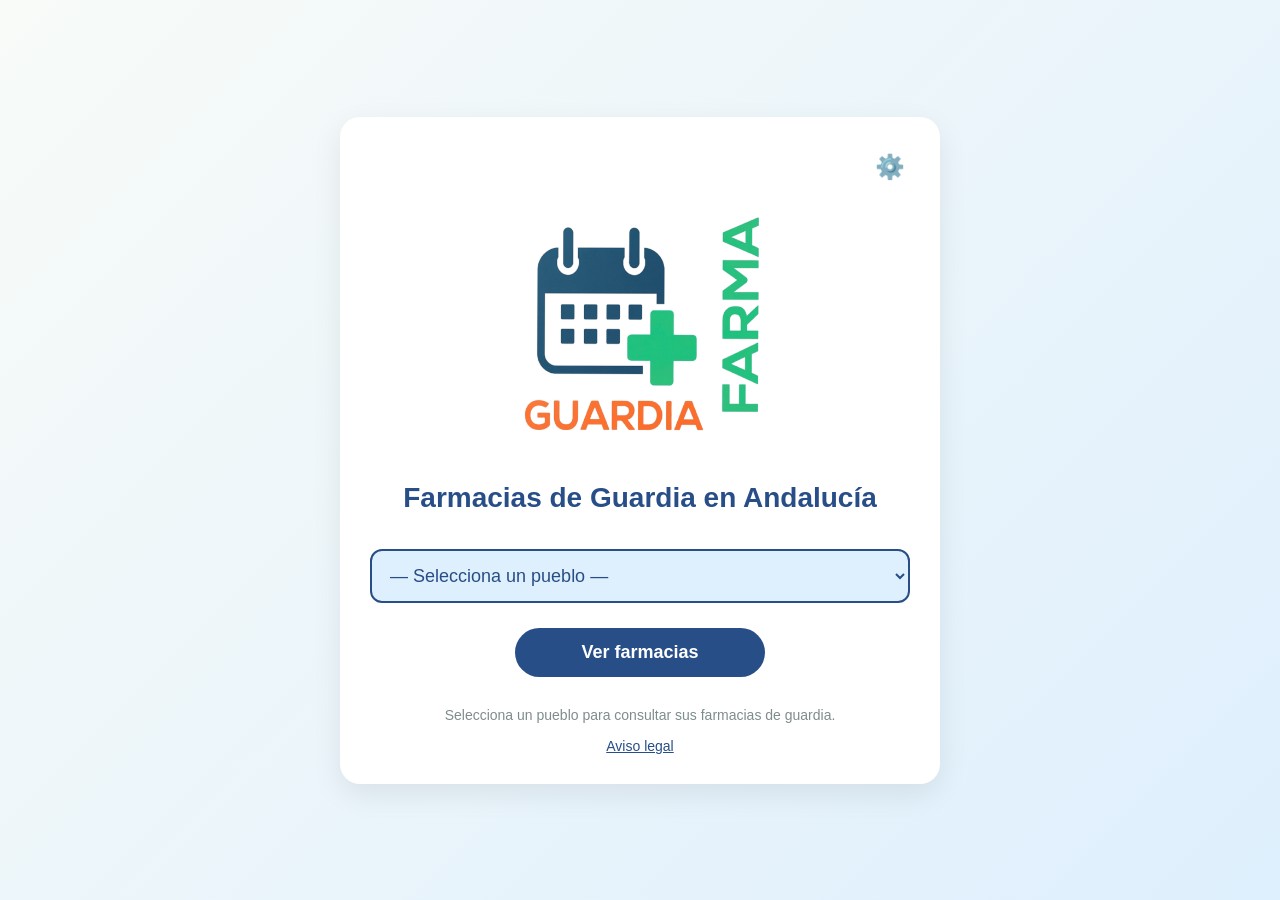
<file: index.html>
<!DOCTYPE html>
<html lang="es">
<head>
    <meta charset="UTF-8">
    <meta name="viewport" content="width=device-width, initial-scale=1.0">
    <title>GUARDIA FARMA - Farmacias de Guardia</title>

    <link rel="manifest" href="manifest.json">

    <!-- Metaetiquetas para iOS -->
    <meta name="apple-mobile-web-app-capable" content="yes">
    <meta name="apple-mobile-web-app-title" content="GUARDIA FARMA">
    <meta name="apple-mobile-web-app-status-bar-style" content="default">

    <!-- Iconos -->
    <link rel="apple-touch-icon" href="logo-512.png">
    <link rel="icon" type="image/png" sizes="192x192" href="logo.png">
    <link rel="icon" type="image/png" sizes="32x32" href="logo.png">

    <style>
        * {
            margin: 0;
            padding: 0;
            box-sizing: border-box;
            font-family: 'Segoe UI', Tahoma, Geneva, Verdana, sans-serif;
        }
        body {
            background: linear-gradient(135deg, #f8fbf8 0%, #deeffd 100%);
            color: #2c3e50;
            display: flex;
            flex-direction: column;
            align-items: center;
            justify-content: center;
            min-height: 100vh;
            padding: 20px;
            text-align: center;
        }
        .container {
            max-width: 600px;
            background: white;
            border-radius: 20px;
            box-shadow: 0 10px 30px rgba(0, 0, 0, 0.08);
            padding: 30px;
            width: 90%;
            position: relative;
        }

        /* Botón de ajustes en index.html */
        .settings-btn-index {
            position: absolute;
            top: 20px;
            right: 20px;
            background: none;
            border: none;
            font-size: 24px;
            color: #284e88;
            width: 40px;
            height: 40px;
            border-radius: 50%;
            display: flex;
            align-items: center;
            justify-content: center;
            transition: background 0.2s;
            z-index: 10;
        }

        .settings-btn-index:hover {
            background: rgba(40, 78, 136, 0.1);
        }

        /* Logo PWA responsive - MÁS GRANDE */
        .logo-pwa {
            max-width: 280px;
            height: auto;
            width: 70%;
            margin: 30px auto 25px;
            display: block;
        }

        @media (max-width: 600px) {
            .logo-pwa {
                max-width: 220px;
                width: 80%;
            }
        }

        @media (max-height: 600px) and (max-width: 400px) {
            .logo-pwa {
                max-width: 160px;
                margin-top: 20px;
            }
        }
        h1 {
            font-size: 28px;
            margin-bottom: 20px;
            color: #284e88;
        }
        select {
            width: 100%;
            padding: 14px;
            margin: 15px 0;
            border: 2px solid #284e88;
            border-radius: 12px;
            font-size: 18px;
            background: #deeffd;
            color: #284e88;
            cursor: pointer;
        }
        button {
            background: #284e88;
            color: white;
            border: none;
            padding: 14px 30px;
            border-radius: 30px;
            font-size: 18px;
            font-weight: 600;
            cursor: pointer;
            width: 100%;
            max-width: 250px;
            margin-top: 10px;
            transition: background 0.2s;
        }
        button:hover {
            background: #1e3a66;
        }
        .footer {
            margin-top: 30px;
            font-size: 14px;
            color: #7f8c8d;
        }

        /* === Estilos del modal de ajustes === */
        .modal-overlay {
            position: fixed;
            top: 0;
            left: 0;
            width: 100%;
            height: 100%;
            background: rgba(0, 0, 0, 0.5);
            z-index: 999;
        }

        .modal {
            position: fixed;
            top: 0;
            left: 0;
            width: 100%;
            height: 100%;
            display: flex;
            align-items: center;
            justify-content: center;
            z-index: 1000;
        }

        .modal-content {
            background: white;
            padding: 25px;
            border-radius: 16px;
            width: 90%;
            max-width: 400px;
            text-align: center;
            box-shadow: 0 10px 30px rgba(0, 0, 0, 0.2);
            position: relative;
            z-index: 1001;
        }

        .modal-btn {
            display: block;
            width: 100%;
            padding: 14px;
            margin: 10px 0;
            border: none;
            border-radius: 10px;
            background: #deeffd;
            color: #284e88;
            font-weight: 600;
            cursor: pointer;
            text-align: left;
            transition: background 0.2s;
        }

.legal-link {
    margin-top: 15px;
    font-size: 14px;
    color: #284e88;
}

.legal-link a {
    color: #284e88;
    text-decoration: underline;
}

        .modal-btn:hover {
            background: #c5e1f7;
        }

        .close-btn {
            background: #f8f9fa;
            color: #6c757d;
        }

        .close-btn:hover {
            background: #e9ecef;
        }

        .modal-info {
            text-align: center;
            margin: 15px 0;
            color: #666;
            font-size: 14px;
            line-height: 1.6;
        }

        .modal-info p {
            margin: 6px 0;
        }

        .info-strong {
            font-weight: bold;
            color: #2c3e50;
        }

        .hidden {
            display: none !important;
        }
    </style>
</head>
<body>
    <div class="container">
        <!-- Botón de ajustes (engranaje) -->
        <button id="settings-btn" class="settings-btn-index" aria-label="Ajustes">
            ⚙️
        </button>

        <img src="logo.png" alt="GUARDIA FARMA Logo" class="logo-pwa">
        <h1>Farmacias de Guardia en Andalucía</h1>

        <select id="pueblo-select">
            <option value="">— Selecciona un pueblo —</option>
            <optgroup label="Sevilla">
                <option value="andalucia/sevilla/lascabezas.html">Las Cabezas de San Juan</option>
                <option value="andalucia/sevilla/lebrija.html">Lebrija</option>
                <option value="andalucia/sevilla/elcuervo.html">El Cuervo</option>
            </optgroup>
            <optgroup label="Cádiz">
                <option value="andalucia/cadiz/trebujena.html">Trebujena</option>
            </optgroup>
        </select>

        <button id="ir-btn" disabled>Ver farmacias</button>

	<p class="footer">
    Selecciona un pueblo para consultar sus farmacias de guardia.
</p>
<p class="legal-link">
    <a href="aviso-legal.html">Aviso legal</a>
</p>

    </div>

    <!-- Modal de ajustes -->
    <div id="modal-overlay" class="modal-overlay hidden"></div>
    <div id="settings-modal" class="modal hidden">
        <div class="modal-content">
            <h3>Ajustes</h3>
            <button id="install-guide-btn" class="modal-btn">
                ℹ️ Cómo instalar la app
            </button>
            <button id="share-app" class="modal-btn">
                📲 Compartir aplicación
            </button>
            <button id="contact-btn" class="modal-btn">
                📧 Contactar
            </button>
            <button id="donate-btn" class="modal-btn">
                ☕ Donar para apoyar el proyecto
            </button>
            <div class="modal-info">
                <p>Versión: <span class="info-strong">1.0</span></p>
                <p>Autor: <span class="info-strong">JTEJBAE ©</span></p>
            </div>
            <button id="close-settings" class="modal-btn close-btn">
                ✖️ Cerrar
            </button>
        </div>
    </div>

    <script>
        // === Navegación principal ===
        const select = document.getElementById('pueblo-select');
        const button = document.getElementById('ir-btn');

        select.addEventListener('change', () => {
            button.disabled = !select.value;
        });

        button.addEventListener('click', () => {
            if (select.value) {
                window.location.href = select.value;
            }
        });

        select.addEventListener('keypress', (e) => {
            if (e.key === 'Enter' && select.value) {
                window.location.href = select.value;
            }
        });

        // === Menú de ajustes ===
        document.addEventListener('DOMContentLoaded', () => {
            const settingsBtn = document.getElementById('settings-btn');
            const modal = document.getElementById('settings-modal');
            const overlay = document.getElementById('modal-overlay');
            const closeBtn = document.getElementById('close-settings');
            const shareBtn = document.getElementById('share-app');
            const contactBtn = document.getElementById('contact-btn');
            const installGuideBtn = document.getElementById('install-guide-btn');
            const donateBtn = document.getElementById('donate-btn');
            const modalContent = document.querySelector('.modal-content');

            if (!settingsBtn || !modal || !overlay || !closeBtn || !shareBtn || !contactBtn || !installGuideBtn || !donateBtn || !modalContent) return;

            const openSettings = () => {
                modal.classList.remove('hidden');
                overlay.classList.remove('hidden');
                document.body.style.overflow = 'hidden';
            };

            const closeSettings = () => {
                modal.classList.add('hidden');
                overlay.classList.add('hidden');
                document.body.style.overflow = '';
            };

            settingsBtn.addEventListener('click', openSettings);
            closeBtn.addEventListener('click', closeSettings);
            overlay.addEventListener('click', closeSettings);
            modalContent.addEventListener('click', (e) => e.stopPropagation());

            // === Guía de instalación ===
            installGuideBtn.addEventListener('click', () => {
                window.open('instalar-pwa.html', '_blank');
                closeSettings();
            });

            // === Compartir ===
            shareBtn.addEventListener('click', async () => {
                const url = window.location.href;
                const text = '¡Consulta las farmacias de guardia en Andalucía con GUARDIA FARMA!';

                if (navigator.share) {
                    let files = [];
                    try {
                        const logoUrl = 'logo-512.png';
                        const response = await fetch(logoUrl);
                        if (response.ok) {
                            const blob = await response.blob();
                            const file = new File([blob], 'logo-512.png', { type: 'image/png' });
                            files = [file];
                        }
                    } catch (err) {
                        console.warn('No se pudo cargar el logo para compartir:', err);
                    }

                    try {
                        await navigator.share({
                            title: 'GUARDIA FARMA',
                            text,
                            url,
                            files: files.length ? files : undefined
                        });
                    } catch (error) {
                        if (error.name !== 'AbortError') {
                            console.warn('Error al compartir con archivo, intentando sin logo:', error);
                            fallbackShare(url);
                        }
                    }
                } else {
                    fallbackShare(url);
                }
            });

            // === Contactar ===
            contactBtn.addEventListener('click', () => {
                window.location.href = 'mailto:latribu_woo11@hotmail.com';
                closeSettings();
            });

            // === Donar ===
            donateBtn.addEventListener('click', () => {
                // 🔗 ¡REEMPLAZA ESTE ENLACE POR TU ENLACE REAL DE DONACIÓN!
                window.open('donar.html', '_self');
                closeSettings();
            });

            function fallbackShare(url) {
                if (navigator.clipboard) {
                    navigator.clipboard.writeText(url).then(() => {
                        alert('Enlace copiado al portapapeles.\n¡Pégalo en WhatsApp, Telegram o donde quieras!');
                    });
                } else {
                    prompt('Copia y comparte este enlace:', url);
                }
                closeSettings();
            }
        });
    </script>
</body>
</html>
</file>
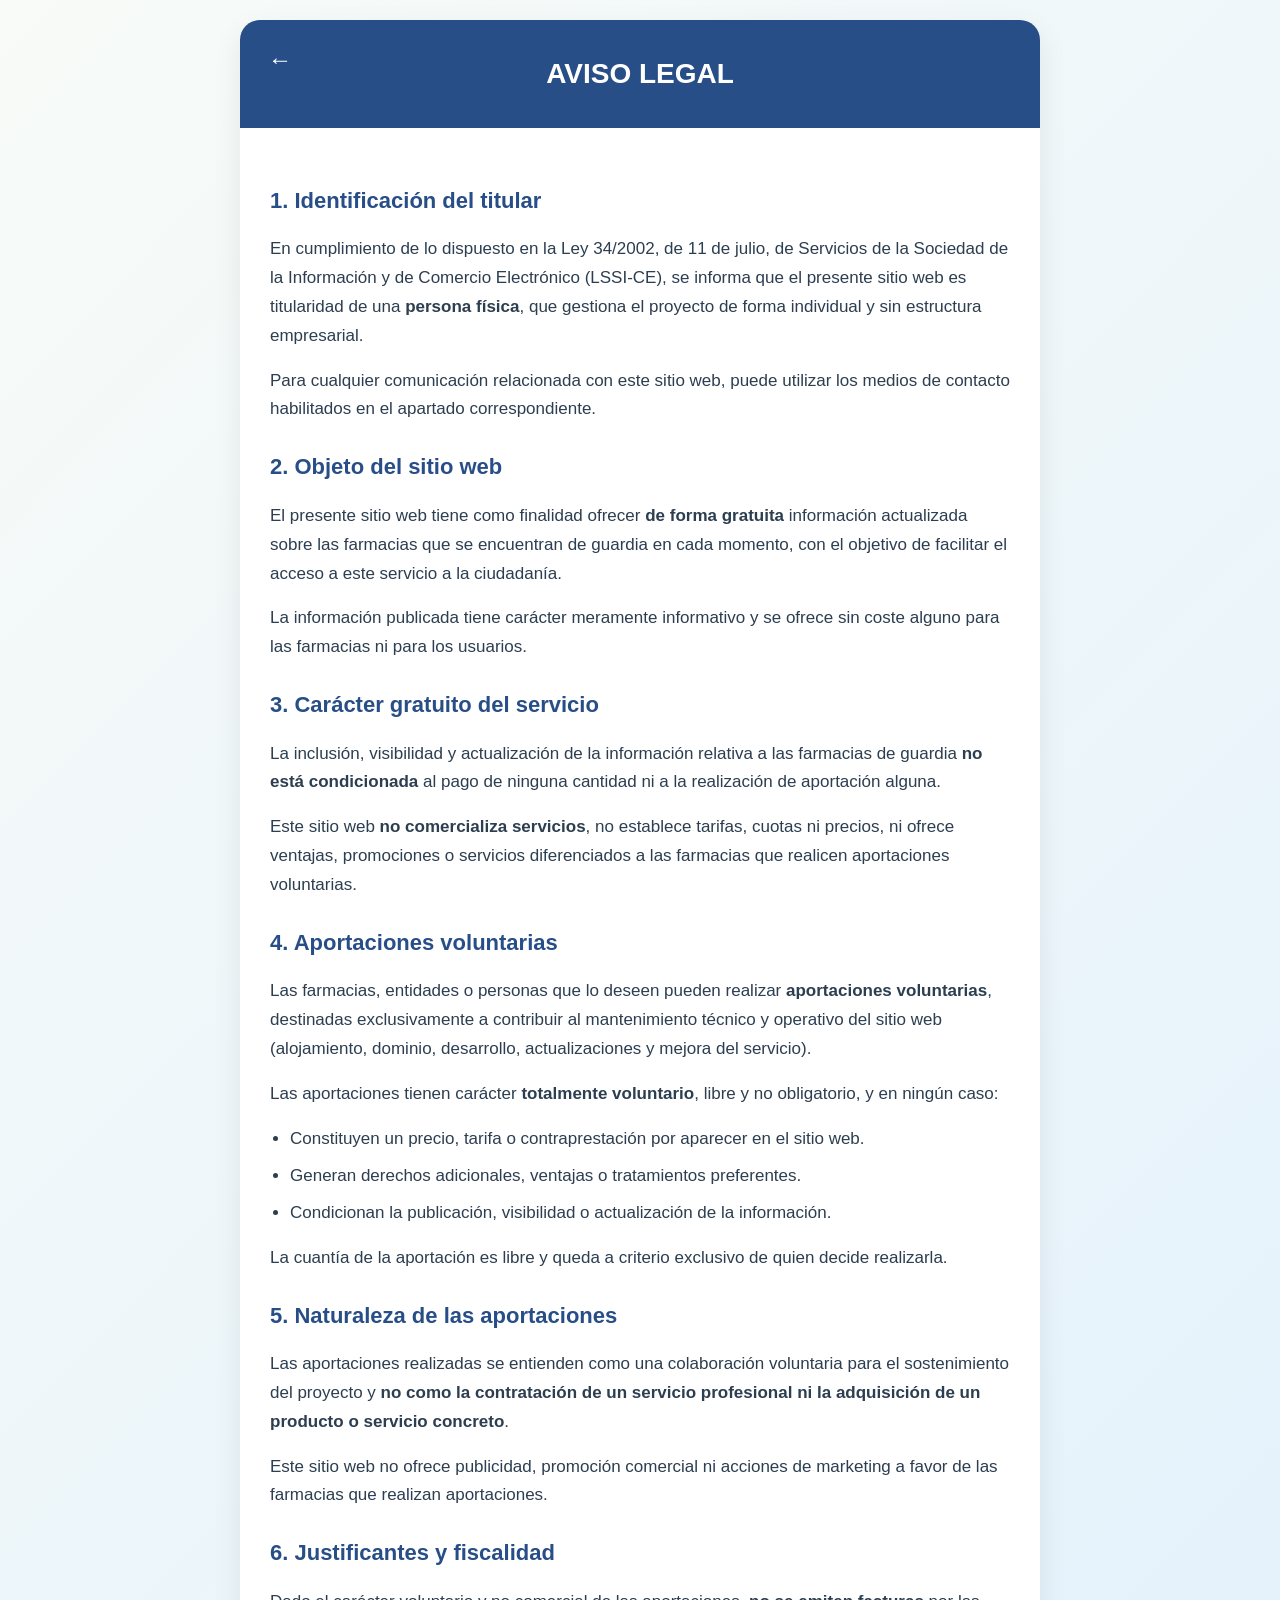
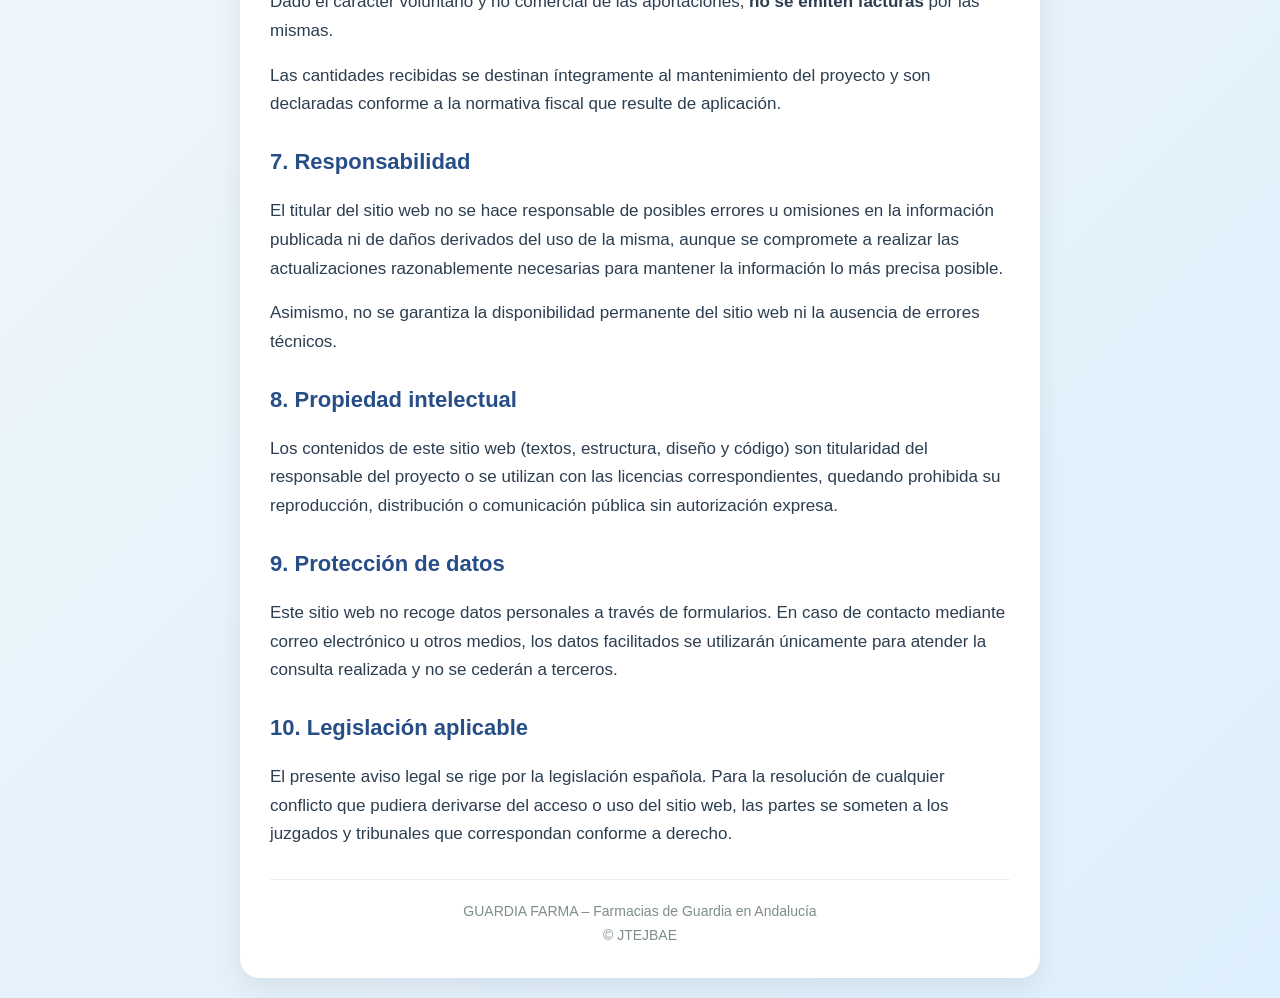
<file: aviso-legal.html>
<!DOCTYPE html>
<html lang="es">
<head>
    <meta charset="UTF-8">
    <meta name="viewport" content="width=device-width, initial-scale=1.0">
    <title>Aviso Legal - GUARDIA FARMA</title>
    <style>
        * {
            margin: 0;
            padding: 0;
            box-sizing: border-box;
            font-family: 'Segoe UI', Tahoma, Geneva, Verdana, sans-serif;
        }
        body {
            background: linear-gradient(135deg, #f8fbf8 0%, #deeffd 100%);
            color: #2c3e50;
            padding: 20px;
            line-height: 1.7;
        }
        .container {
            max-width: 800px;
            margin: 0 auto;
            background: white;
            border-radius: 20px;
            box-shadow: 0 10px 30px rgba(0, 0, 0, 0.08);
            overflow: hidden;
        }
        header {
	    position: relative;
            padding: 30px 30px 20px;
            background: #284e88;
            color: white;
            text-align: center;
        }
        header h1 {
            font-size: 28px;
            margin-bottom: 10px;
        }
        .content {
            padding: 30px;
        }
        .back-btn {
            position: absolute;
            top: 20px;
            left: 20px;
            background: none;
            border: none;
            font-size: 24px;
            color: white;
            text-decoration: none;
            width: 40px;
            height: 40px;
            border-radius: 50%;
            display: flex;
            align-items: center;
            justify-content: center;
            transition: background 0.2s;
        }
        .back-btn:hover {
            background: rgba(255, 255, 255, 0.1);
        }
        h2 {
            color: #284e88;
            margin: 24px 0 16px;
            font-size: 22px;
        }
        p {
            margin-bottom: 16px;
            font-size: 17px;
        }
        ul {
            margin-bottom: 16px;
            padding-left: 20px;
        }
        ul li {
            margin-bottom: 8px;
            font-size: 17px;
        }
        .footer {
            margin-top: 30px;
            padding-top: 20px;
            border-top: 1px solid #eee;
            color: #7f8c8d;
            font-size: 14px;
            text-align: center;
        }
        @media (max-width: 600px) {
            .content {
                padding: 20px;
            }
            header h1 {
                font-size: 24px;
            }
            h2 {
                font-size: 20px;
            }
        }
    </style>
</head>
<body>
    <div class="container">
        <header>
            <a href="index.html" class="back-btn" aria-label="Volver al menú principal">
                ←
            </a>
            <h1>AVISO LEGAL</h1>
        </header>

        <div class="content">
            <h2>1. Identificación del titular</h2>
            <p>En cumplimiento de lo dispuesto en la Ley 34/2002, de 11 de julio, de Servicios de la Sociedad de la Información y de Comercio Electrónico (LSSI-CE), se informa que el presente sitio web es titularidad de una <strong>persona física</strong>, que gestiona el proyecto de forma individual y sin estructura empresarial.</p>
            <p>Para cualquier comunicación relacionada con este sitio web, puede utilizar los medios de contacto habilitados en el apartado correspondiente.</p>

            <h2>2. Objeto del sitio web</h2>
            <p>El presente sitio web tiene como finalidad ofrecer <strong>de forma gratuita</strong> información actualizada sobre las farmacias que se encuentran de guardia en cada momento, con el objetivo de facilitar el acceso a este servicio a la ciudadanía.</p>
            <p>La información publicada tiene carácter meramente informativo y se ofrece sin coste alguno para las farmacias ni para los usuarios.</p>

            <h2>3. Carácter gratuito del servicio</h2>
            <p>La inclusión, visibilidad y actualización de la información relativa a las farmacias de guardia <strong>no está condicionada</strong> al pago de ninguna cantidad ni a la realización de aportación alguna.</p>
            <p>Este sitio web <strong>no comercializa servicios</strong>, no establece tarifas, cuotas ni precios, ni ofrece ventajas, promociones o servicios diferenciados a las farmacias que realicen aportaciones voluntarias.</p>

            <h2>4. Aportaciones voluntarias</h2>
            <p>Las farmacias, entidades o personas que lo deseen pueden realizar <strong>aportaciones voluntarias</strong>, destinadas exclusivamente a contribuir al mantenimiento técnico y operativo del sitio web (alojamiento, dominio, desarrollo, actualizaciones y mejora del servicio).</p>
            <p>Las aportaciones tienen carácter <strong>totalmente voluntario</strong>, libre y no obligatorio, y en ningún caso:</p>
            <ul>
                <li>Constituyen un precio, tarifa o contraprestación por aparecer en el sitio web.</li>
                <li>Generan derechos adicionales, ventajas o tratamientos preferentes.</li>
                <li>Condicionan la publicación, visibilidad o actualización de la información.</li>
            </ul>
            <p>La cuantía de la aportación es libre y queda a criterio exclusivo de quien decide realizarla.</p>

            <h2>5. Naturaleza de las aportaciones</h2>
            <p>Las aportaciones realizadas se entienden como una colaboración voluntaria para el sostenimiento del proyecto y <strong>no como la contratación de un servicio profesional ni la adquisición de un producto o servicio concreto</strong>.</p>
            <p>Este sitio web no ofrece publicidad, promoción comercial ni acciones de marketing a favor de las farmacias que realizan aportaciones.</p>

            <h2>6. Justificantes y fiscalidad</h2>
            <p>Dado el carácter voluntario y no comercial de las aportaciones, <strong>no se emiten facturas</strong> por las mismas.</p>
            <p>Las cantidades recibidas se destinan íntegramente al mantenimiento del proyecto y son declaradas conforme a la normativa fiscal que resulte de aplicación.</p>

            <h2>7. Responsabilidad</h2>
            <p>El titular del sitio web no se hace responsable de posibles errores u omisiones en la información publicada ni de daños derivados del uso de la misma, aunque se compromete a realizar las actualizaciones razonablemente necesarias para mantener la información lo más precisa posible.</p>
            <p>Asimismo, no se garantiza la disponibilidad permanente del sitio web ni la ausencia de errores técnicos.</p>

            <h2>8. Propiedad intelectual</h2>
            <p>Los contenidos de este sitio web (textos, estructura, diseño y código) son titularidad del responsable del proyecto o se utilizan con las licencias correspondientes, quedando prohibida su reproducción, distribución o comunicación pública sin autorización expresa.</p>

            <h2>9. Protección de datos</h2>
            <p>Este sitio web no recoge datos personales a través de formularios. En caso de contacto mediante correo electrónico u otros medios, los datos facilitados se utilizarán únicamente para atender la consulta realizada y no se cederán a terceros.</p>

            <h2>10. Legislación aplicable</h2>
            <p>El presente aviso legal se rige por la legislación española. Para la resolución de cualquier conflicto que pudiera derivarse del acceso o uso del sitio web, las partes se someten a los juzgados y tribunales que correspondan conforme a derecho.</p>

            <div class="footer">
                GUARDIA FARMA – Farmacias de Guardia en Andalucía<br>
                © JTEJBAE
            </div>
        </div>
    </div>
</body>
</html>
</file>
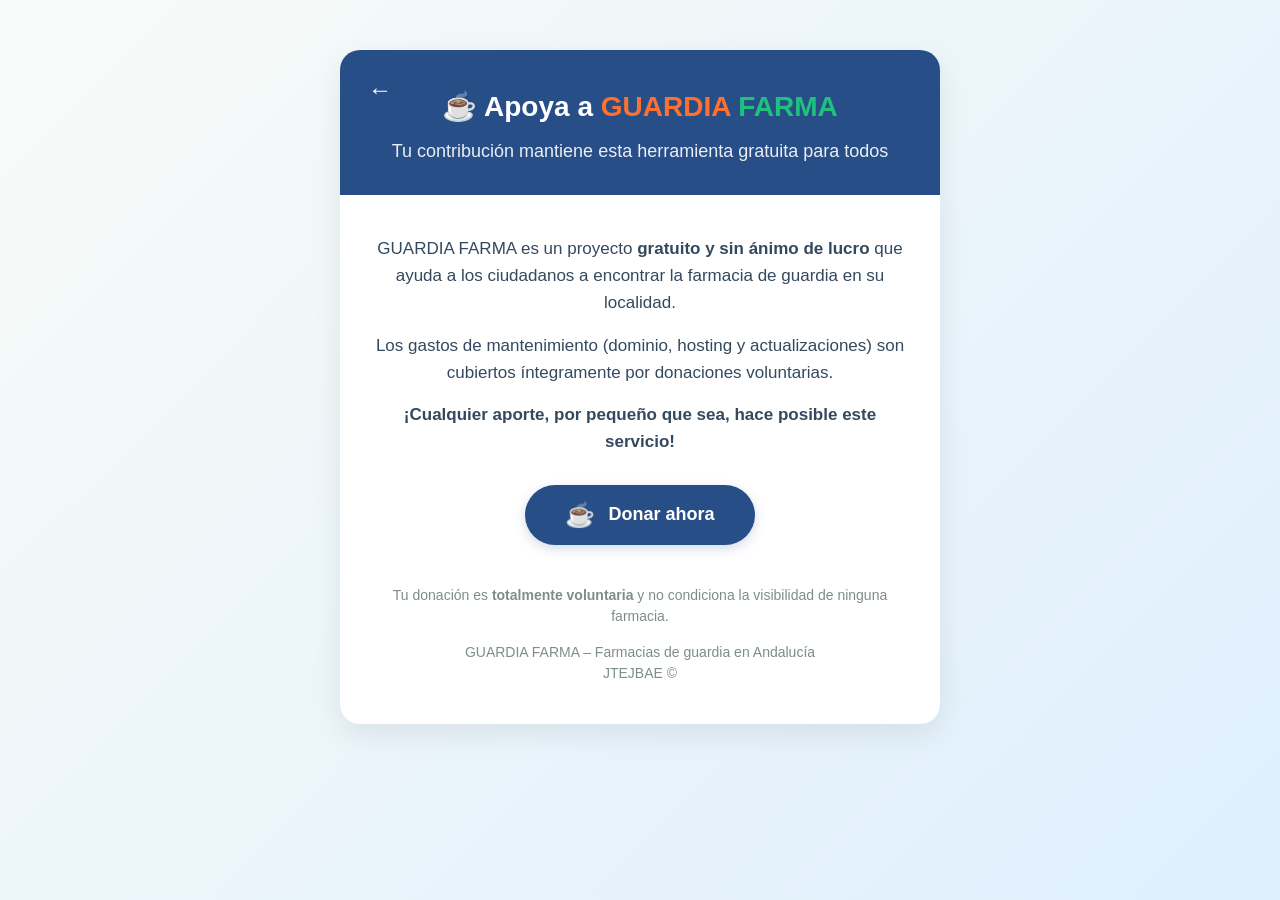
<file: donar.html>
<!DOCTYPE html>
<html lang="es">
<head>
    <meta charset="UTF-8">
    <meta name="viewport" content="width=device-width, initial-scale=1.0">
    <title>Donar – GUARDIA FARMA</title>
    <link rel="icon" type="image/png" sizes="32x32" href="logo.png">
    <style>
        * {
            margin: 0;
            padding: 0;
            box-sizing: border-box;
            font-family: 'Segoe UI', Tahoma, Geneva, Verdana, sans-serif;
        }
        body {
            background: linear-gradient(135deg, #f8fbf8 0%, #deeffd 100%);
            color: #2c3e50;
            min-height: 100vh;
            display: flex;
            flex-direction: column;
            align-items: center;
            padding: 20px;
        }
        .container {
            max-width: 600px;
            width: 100%;
            background: white;
            border-radius: 20px;
            box-shadow: 0 10px 30px rgba(0, 0, 0, 0.08);
            overflow: hidden;
            margin-top: 30px;
            margin-bottom: 30px;
            position: relative;
        }
        .header {
            background: #284e88;
            padding: 40px 20px 30px;
            text-align: center;
            color: white;
            position: relative;
        }
        .back-btn {
            position: absolute;
            top: 20px;
            left: 20px;
            background: none;
            border: none;
            font-size: 24px;
            color: white;
            text-decoration: none;
            width: 40px;
            height: 40px;
            border-radius: 50%;
            display: flex;
            align-items: center;
            justify-content: center;
            transition: background 0.2s;
            z-index: 10;
        }
        .back-btn:hover {
            background: rgba(255, 255, 255, 0.1);
            color: white;
            text-decoration: none;
        }
        .header h1 {
            font-size: 28px;
            margin-bottom: 15px;
            font-weight: 600;
        }
        .header p {
            font-size: 18px;
            opacity: 0.9;
            max-width: 500px;
            margin: 0 auto;
            line-height: 1.5;
        }
        .content {
            padding: 40px 30px;
            text-align: center;
        }
        .description {
            margin-bottom: 30px;
            font-size: 17px;
            line-height: 1.6;
            color: #34495e;
        }
        .description p {
            margin-bottom: 15px;
        }
        .btn-donate {
            display: inline-block;
            background: #284e88;
            color: white;
            text-decoration: none;
            padding: 16px 40px;
            border-radius: 30px;
            font-size: 18px;
            font-weight: 600;
            transition: background 0.2s, transform 0.2s;
            box-shadow: 0 4px 12px rgba(40, 78, 136, 0.2);
        }
        .btn-donate:hover {
            background: #1e3a66;
            transform: translateY(-2px);
            box-shadow: 0 6px 16px rgba(40, 78, 136, 0.3);
        }
        .footer {
            margin-top: 40px;
            color: #7f8c8d;
            font-size: 14px;
            line-height: 1.5;
        }
        /* ✅ Espacio entre las dos frases del footer */
        .footer p:last-child {
            margin-top: 15px;
        }
        .coffee-icon {
            font-size: 24px;
            vertical-align: middle;
            margin-right: 8px;
        }
        /* Colores personalizados para GUARDIA FARMA */
        .highlight-guardia {
            color: #fd7130; /* Naranja */
        }
        .highlight-farma {
            color: #1fc17f; /* Verde */
        }
        @media (max-width: 600px) {
            .header {
                padding: 30px 15px 25px;
            }
            .header h1 {
                font-size: 24px;
            }
            .content {
                padding: 30px 20px;
            }
            .btn-donate {
                padding: 14px 30px;
                font-size: 17px;
            }
        }
    </style>
</head>
<body>
    <div class="container">
        <div class="header">
            <!-- Botón de retroceso -->
            <a href="index.html" class="back-btn" aria-label="Volver">
                ←
            </a>
            <!-- Título con colores -->
            <h1>☕ Apoya a <span class="highlight-guardia">GUARDIA</span> <span class="highlight-farma">FARMA</span></h1>
            <p>Tu contribución mantiene esta herramienta gratuita para todos</p>
        </div>

        <div class="content">
            <div class="description">
                <p>GUARDIA FARMA es un proyecto <strong>gratuito y sin ánimo de lucro</strong> que ayuda a los ciudadanos a encontrar la farmacia de guardia en su localidad.</p>
                <p>Los gastos de mantenimiento (dominio, hosting y actualizaciones) son cubiertos íntegramente por donaciones voluntarias.</p>
                <p><strong>¡Cualquier aporte, por pequeño que sea, hace posible este servicio!</strong></p>
            </div>

            <!-- 🔗 REEMPLAZA ESTE ENLACE POR TU URL DE DONACIÓN REAL -->
            <a href="https://paypal.me/tu-usuario" class="btn-donate">
                <span class="coffee-icon">☕</span> Donar ahora
            </a>

            <div class="footer">
                <p>Tu donación es <strong>totalmente voluntaria</strong> y no condiciona la visibilidad de ninguna farmacia.</p>
                <p>
                    GUARDIA FARMA – Farmacias de guardia en Andalucía<br>
                    JTEJBAE ©
                </p>
            </div>
        </div>
    </div>
</body>
</html>
</file>
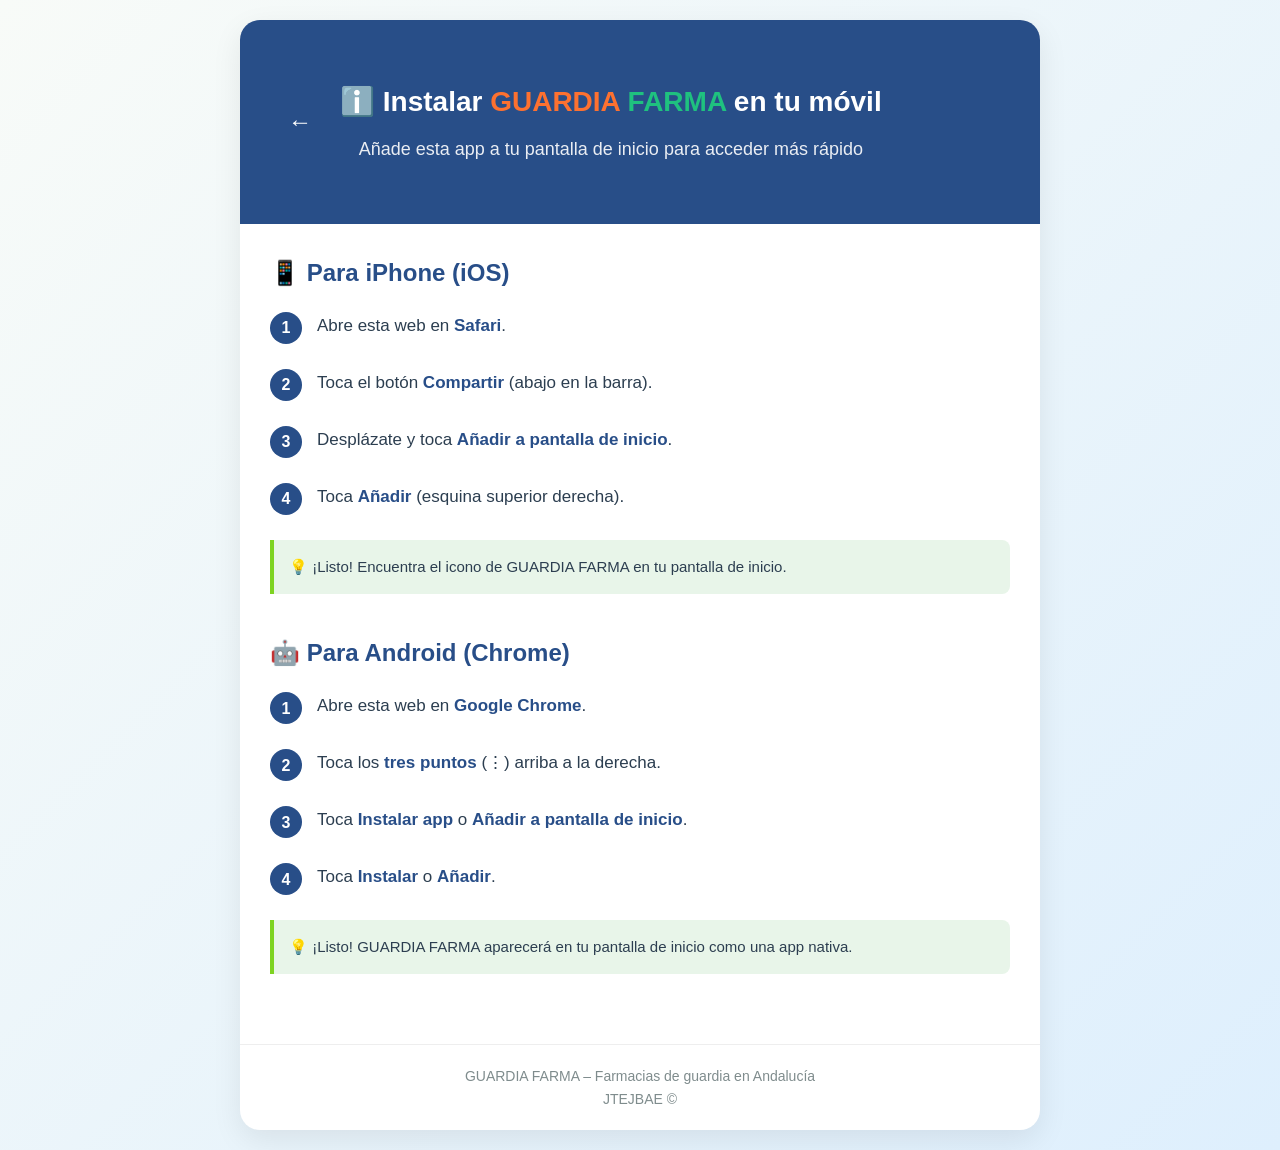
<file: instalar-pwa.html>
<!DOCTYPE html>
<html lang="es">
<head>
    <meta charset="UTF-8">
    <meta name="viewport" content="width=device-width, initial-scale=1.0">
    <title>Instalar GUARDIA FARMA en tu móvil</title>
    <style>
        * {
            margin: 0;
            padding: 0;
            box-sizing: border-box;
            font-family: 'Segoe UI', Tahoma, Geneva, Verdana, sans-serif;
        }
        body {
            background: linear-gradient(135deg, #f8fbf8 0%, #deeffd 100%);
            color: #2c3e50;
            padding: 20px;
            line-height: 1.6;
        }

/* Estilo del header azul */
.header-content {
    background: #284e88;
    color: white;
    padding: 30px 20px;
    display: flex;
    align-items: center;
    gap: 20px; /* Espacio entre el botón y el texto */
}

/* Botón de retroceso dentro del header */
.back-btn {
    position: static; /* No absoluto, para que esté dentro del flujo */
    background: none;
    border: none;
    font-size: 24px;
    color: white;
    text-decoration: none;
    width: 40px;
    height: 40px;
    border-radius: 50%;
    display: flex;
    align-items: center;
    justify-content: center;
    transition: background 0.2s;
    z-index: 10;
}

.back-btn:hover {
    background: rgba(255, 255, 255, 0.1);
}

/* Texto del header */
.header-text h1 {
    font-size: 28px;
    margin: 0;
    font-weight: 600;
}

.header-text p {
    font-size: 18px;
    opacity: 0.9;
    margin: 10px 0 0;
}

        .container {
            max-width: 800px;
            margin: 0 auto;
            background: white;
            border-radius: 20px;
            box-shadow: 0 10px 30px rgba(0, 0, 0, 0.08);
            overflow: hidden;
        }
        header {
            text-align: center;
            padding: 30px 20px;
            background: #284e88;
            color: white;
        }
        header h1 {
            font-size: 28px;
            margin-bottom: 10px;
        }
        header p {
            font-size: 18px;
            opacity: 0.9;
        }
        .content {
            padding: 30px;
        }
        .platform {
            margin-bottom: 40px;
        }
        .platform h2 {
            display: flex;
            align-items: center;
            gap: 12px;
            color: #284e88;
            margin-bottom: 20px;
            font-size: 24px;
        }
        .step {
            display: flex;
            margin-bottom: 25px;
            align-items: flex-start;
        }
        .step-number {
            background: #284e88;
            color: white;
            width: 32px;
            height: 32px;
            border-radius: 50%;
            display: flex;
            align-items: center;
            justify-content: center;
            font-weight: bold;
            flex-shrink: 0;
            margin-right: 15px;
        }
        .step-text {
            font-size: 17px;
        }
        .step-text strong {
            color: #284e88;
        }
        .note {
            background: #e8f5e9;
            border-left: 4px solid #7ED321;
            padding: 15px;
            border-radius: 0 8px 8px 0;
            margin-top: 20px;
            font-size: 15px;
        }
        .footer {
            text-align: center;
            padding: 20px;
            color: #7f8c8d;
            font-size: 14px;
            border-top: 1px solid #eee;
        }

	        /* Colores personalizados para GUARDIA FARMA */
        .highlight-guardia {
            color: #fd7130; /* Naranja */
        }
        .highlight-farma {
            color: #1fc17f; /* Verde */
        }

        @media (max-width: 600px) {
            .content {
                padding: 20px;
            }
            header h1 {
                font-size: 24px;
            }
            header p {
                font-size: 16px;
            }
            .step-text {
                font-size: 16px;
            }
        }
    </style>
</head>
<body>
    <div class="container">
<header>
    <div class="header-content">
         <a href="index.html" class="back-btn" aria-label="Volver al menú principal">
                ←
            </a>
        <div class="header-text">
            <h1>ℹ️ Instalar <span class="highlight-guardia">GUARDIA</span> <span class="highlight-farma">FARMA</span> en tu móvil</h1>
            <p>Añade esta app a tu pantalla de inicio para acceder más rápido</p>
        </div>
    </div>
</header>
        <div class="content">
            <div class="platform">
                <h2>📱 Para iPhone (iOS)</h2>
                <div class="step">
                    <div class="step-number">1</div>
                    <div class="step-text">
                        Abre esta web en <strong>Safari</strong>.
                    </div>
                </div>
                <div class="step">
                    <div class="step-number">2</div>
                    <div class="step-text">
                        Toca el botón <strong>Compartir</strong> (abajo en la barra).
                    </div>
                </div>
                <div class="step">
                    <div class="step-number">3</div>
                    <div class="step-text">
                        Desplázate y toca <strong>Añadir a pantalla de inicio</strong>.
                    </div>
                </div>
                <div class="step">
                    <div class="step-number">4</div>
                    <div class="step-text">
                        Toca <strong>Añadir</strong> (esquina superior derecha).
                    </div>
                </div>
                <div class="note">
                    💡 ¡Listo! Encuentra el icono de GUARDIA FARMA en tu pantalla de inicio.
                </div>
            </div>

            <div class="platform">
                <h2>🤖 Para Android (Chrome)</h2>
                <div class="step">
                    <div class="step-number">1</div>
                    <div class="step-text">
                        Abre esta web en <strong>Google Chrome</strong>.
                    </div>
                </div>
                <div class="step">
                    <div class="step-number">2</div>
                    <div class="step-text">
                        Toca los <strong>tres puntos</strong> (⋮) arriba a la derecha.
                    </div>
                </div>
                <div class="step">
                    <div class="step-number">3</div>
                    <div class="step-text">
                        Toca <strong>Instalar app</strong> o <strong>Añadir a pantalla de inicio</strong>.
                    </div>
                </div>
                <div class="step">
                    <div class="step-number">4</div>
                    <div class="step-text">
                        Toca <strong>Instalar</strong> o <strong>Añadir</strong>.
                    </div>
                </div>
                <div class="note">
                    💡 ¡Listo! GUARDIA FARMA aparecerá en tu pantalla de inicio como una app nativa.
                </div>
            </div>
        </div>

        <div class="footer">
            GUARDIA FARMA – Farmacias de guardia en Andalucía<br>
             JTEJBAE ©
        </div>
    </div>
</body>
</html>
</file>
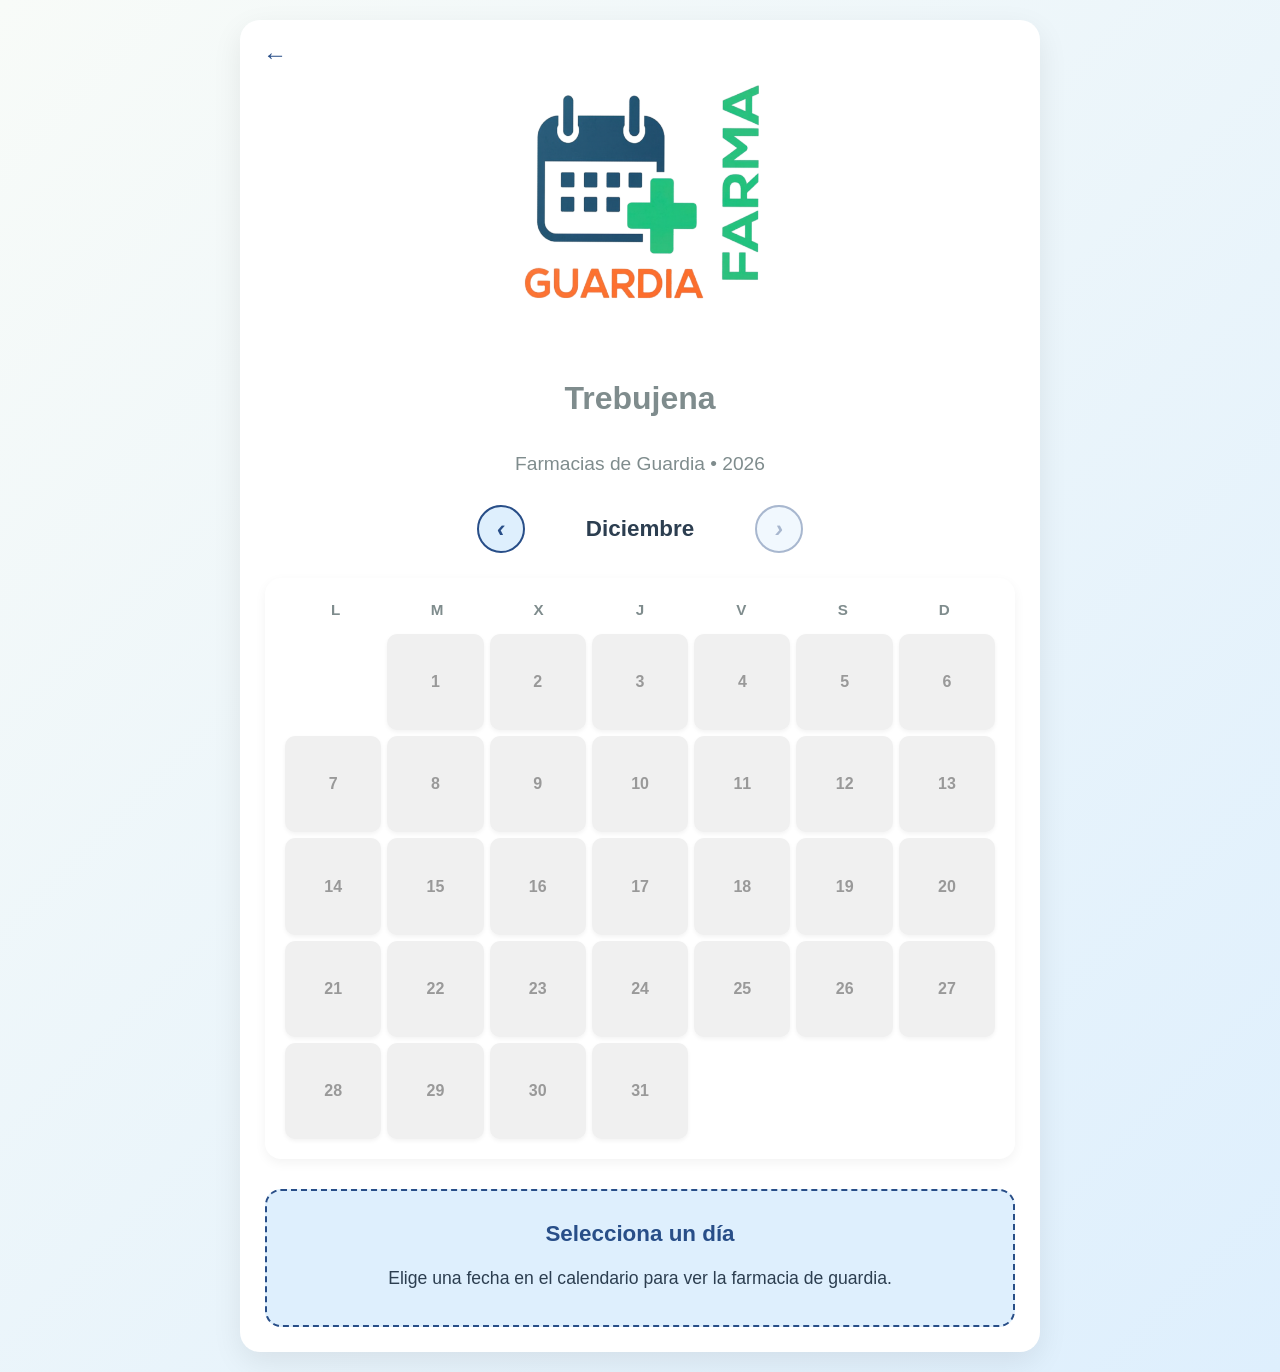
<file: andalucia/cadiz/trebujena.html>
<!DOCTYPE html>
<html lang="es">
<head>
    <meta charset="UTF-8">
    <meta name="viewport" content="width=device-width, initial-scale=1.0">
    <title>GUARDIA FARMA - Farmacias de Guardia</title>

    <!-- Metaetiquetas para iOS -->
    <meta name="apple-mobile-web-app-capable" content="yes">
    <meta name="apple-mobile-web-app-title" content="GUARDIA FARMA">
    <meta name="apple-mobile-web-app-status-bar-style" content="default">

    <!-- Iconos -->
    <link rel="apple-touch-icon" href="logo-512.png">
    <link rel="icon" type="image/png" sizes="192x192" href="logo.png">
    <link rel="icon" type="image/png" sizes="32x32" href="logo.png">

    <!-- Estilos -->
    <link rel="stylesheet" href="style.css">
</head>
<body>
    <div class="container">
        <header>
            <!-- Botón de retroceso (dos niveles atrás) -->
            <a href="../../index.html" class="back-btn" aria-label="Volver al menú principal">
                ←
            </a>

            <div class="logo-container">
                <img src="logo.png" alt="GUARDIA FARMA Logo" class="app-logo">
            </div>
            <h1>Trebujena</h1>
            <h2>Farmacias de Guardia • <span id="display-year">2026</span></h2>
            
        </header>

        <div class="calendar-controls">
            <button id="prev-month" class="nav-btn">
                <i class="arrow">‹</i>
            </button>
            <h3 id="current-month-title">Cargando...</h3>
            <button id="next-month" class="nav-btn">
                <i class="arrow">›</i>
            </button>
        </div>

        <div id="calendar-container">
            <!-- Calendario -->
        </div>

        <div id="pharmacy-info">
            <h3>Selecciona un día</h3>
            <p>Elige una fecha en el calendario para ver la farmacia de guardia.</p>
        </div>
    </div>
  
    <script src="trebujena.js"></script>
</body>
</html>
</file>
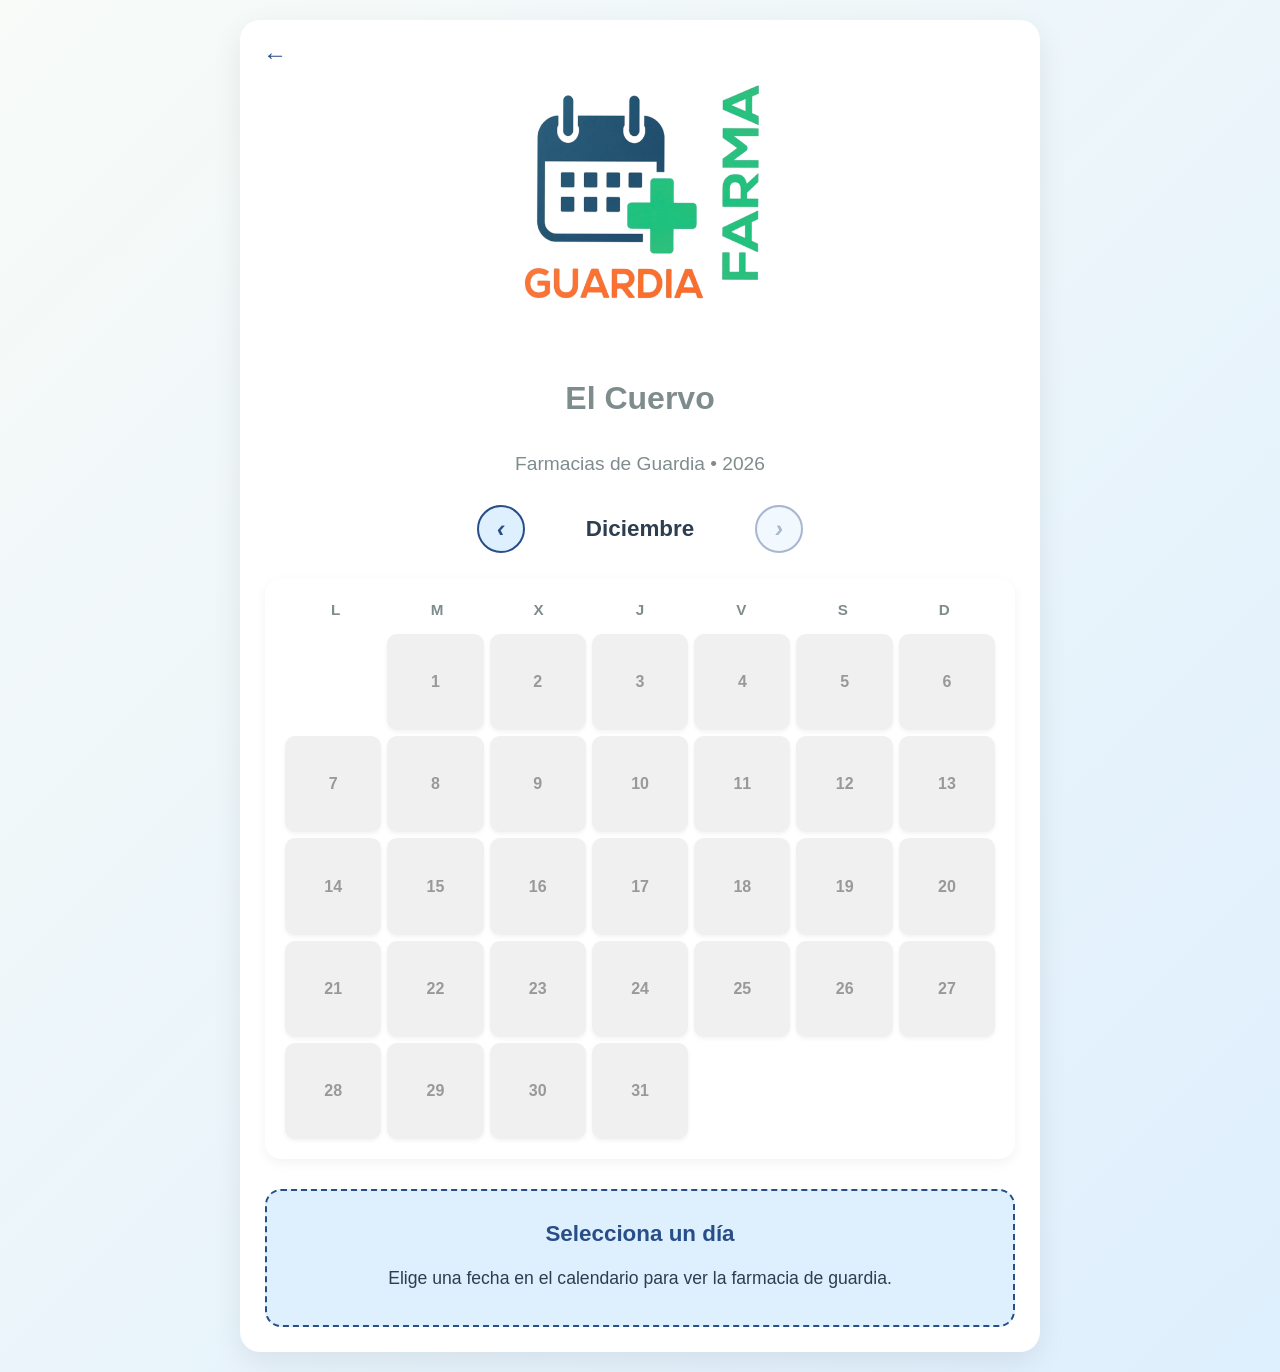
<file: andalucia/sevilla/elcuervo.html>
<!DOCTYPE html>
<html lang="es">
<head>
    <meta charset="UTF-8">
    <meta name="viewport" content="width=device-width, initial-scale=1.0">
    <title>GUARDIA FARMA - Farmacias de Guardia</title>

    <!-- Metaetiquetas para iOS -->
    <meta name="apple-mobile-web-app-capable" content="yes">
    <meta name="apple-mobile-web-app-title" content="GUARDIA FARMA">
    <meta name="apple-mobile-web-app-status-bar-style" content="default">

    <!-- Iconos -->
    <link rel="apple-touch-icon" href="logo-512.png">
    <link rel="icon" type="image/png" sizes="192x192" href="logo.png">
    <link rel="icon" type="image/png" sizes="32x32" href="logo.png">

    <!-- Estilos -->
    <link rel="stylesheet" href="style.css">
</head>
<body>
    <div class="container">
        <header>
            <!-- Botón de retroceso (dos niveles atrás) -->
            <a href="../../index.html" class="back-btn" aria-label="Volver al menú principal">
                ←
            </a>

            <div class="logo-container">
                <img src="logo.png" alt="GUARDIA FARMA Logo" class="app-logo">
            </div>
            <h1>El Cuervo</h1>
            <h2>Farmacias de Guardia • <span id="display-year">2026</span></h2>
            
        </header>

        <div class="calendar-controls">
            <button id="prev-month" class="nav-btn">
                <i class="arrow">‹</i>
            </button>
            <h3 id="current-month-title">Cargando...</h3>
            <button id="next-month" class="nav-btn">
                <i class="arrow">›</i>
            </button>
        </div>

        <div id="calendar-container">
            <!-- Calendario -->
        </div>

        <div id="pharmacy-info">
            <h3>Selecciona un día</h3>
            <p>Elige una fecha en el calendario para ver la farmacia de guardia.</p>
        </div>
    </div>
  
    <script src="elcuervo.js"></script>
</body>
</html>
</file>
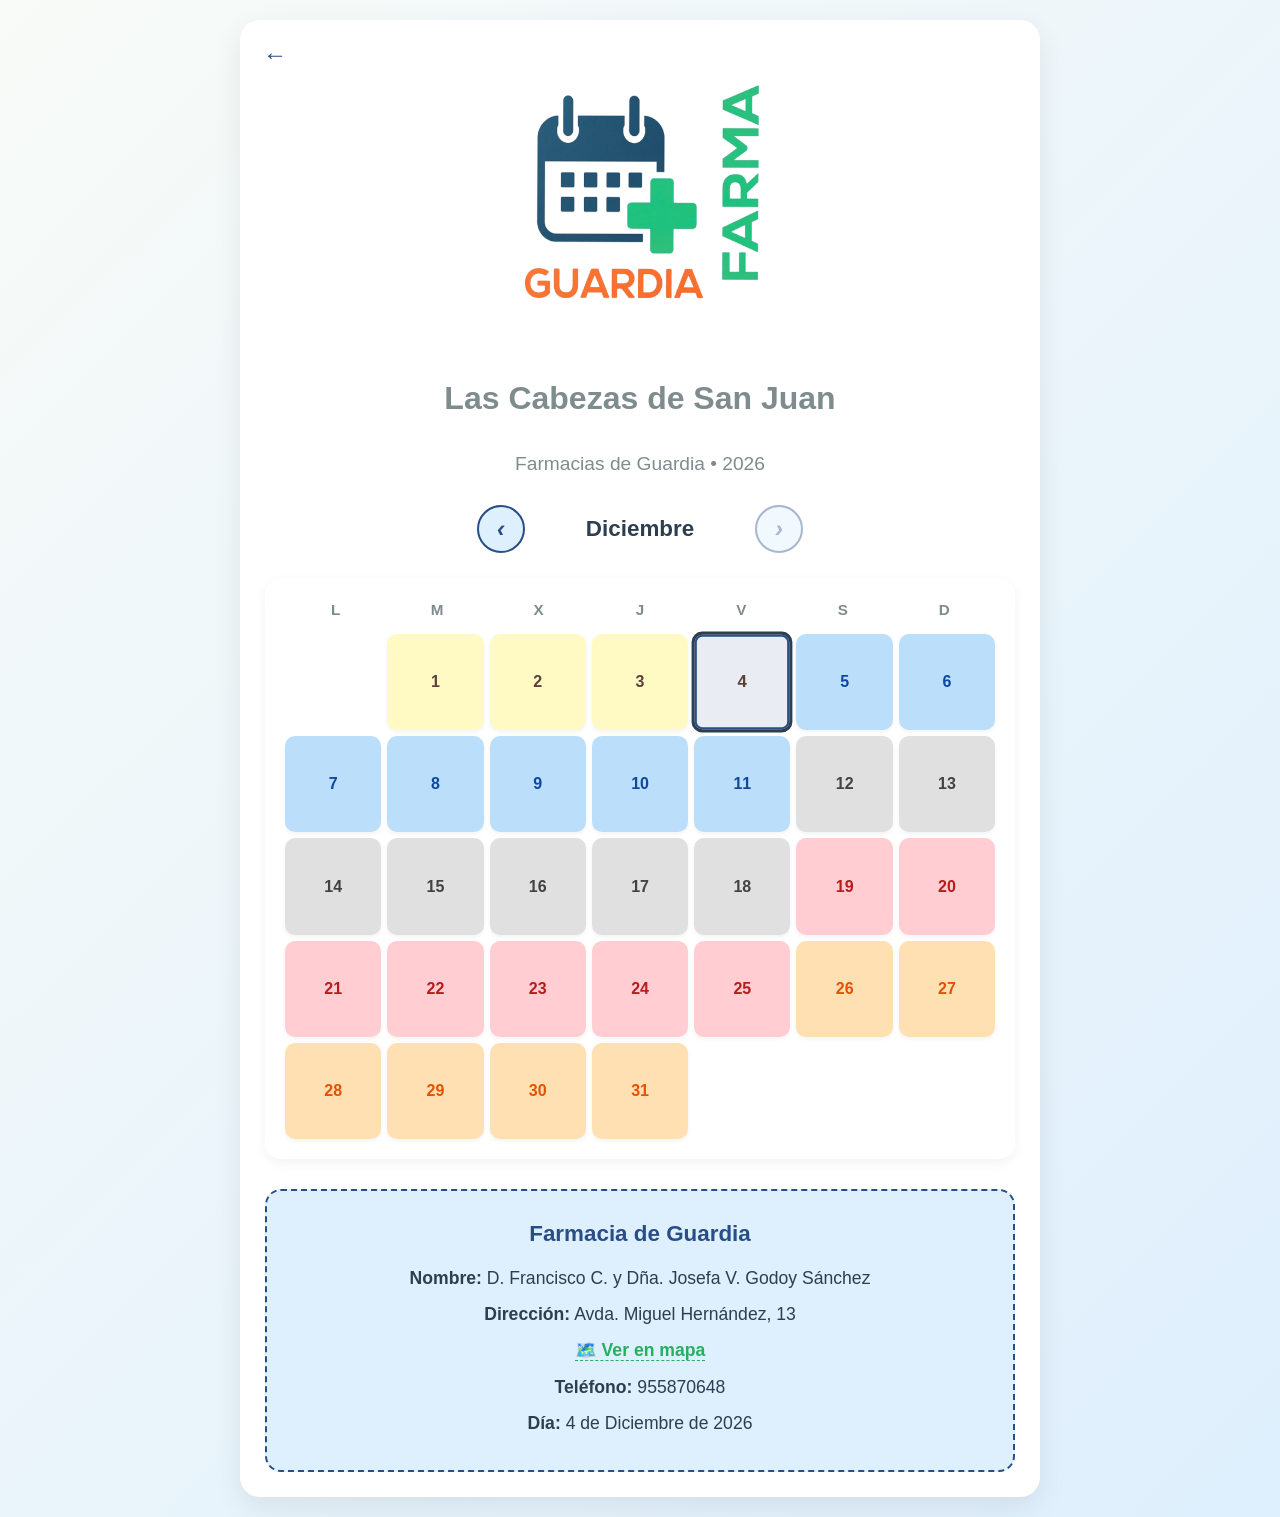
<file: andalucia/sevilla/lascabezas.html>
<!DOCTYPE html>
<html lang="es">
<head>
    <meta charset="UTF-8">
    <meta name="viewport" content="width=device-width, initial-scale=1.0">
    <title>GUARDIA FARMA - Farmacias de Guardia</title>

    <!-- Metaetiquetas para iOS -->
    <meta name="apple-mobile-web-app-capable" content="yes">
    <meta name="apple-mobile-web-app-title" content="GUARDIA FARMA">
    <meta name="apple-mobile-web-app-status-bar-style" content="default">

    <!-- Iconos -->
    <link rel="apple-touch-icon" href="logo-512.png">
    <link rel="icon" type="image/png" sizes="192x192" href="logo.png">
    <link rel="icon" type="image/png" sizes="32x32" href="logo.png">

    <!-- Estilos -->
    <link rel="stylesheet" href="style.css">
</head>
<body>
    <div class="container">
        <header>
            <!-- Botón de retroceso (dos niveles atrás) -->
            <a href="../../index.html" class="back-btn" aria-label="Volver al menú principal">
                ←
            </a>

            <div class="logo-container">
                <img src="logo.png" alt="GUARDIA FARMA Logo" class="app-logo">
            </div>
            <h1>Las Cabezas de San Juan</h1>
            <h2>Farmacias de Guardia • <span id="display-year">2026</span></h2>
            
        </header>

        <div class="calendar-controls">
            <button id="prev-month" class="nav-btn">
                <i class="arrow">‹</i>
            </button>
            <h3 id="current-month-title">Cargando...</h3>
            <button id="next-month" class="nav-btn">
                <i class="arrow">›</i>
            </button>
        </div>

        <div id="calendar-container">
            <!-- Calendario -->
        </div>

        <div id="pharmacy-info">
            <h3>Selecciona un día</h3>
            <p>Elige una fecha en el calendario para ver la farmacia de guardia.</p>
        </div>
    </div>
  
    <script src="lascabezas.js"></script>
</body>
</html>
</file>
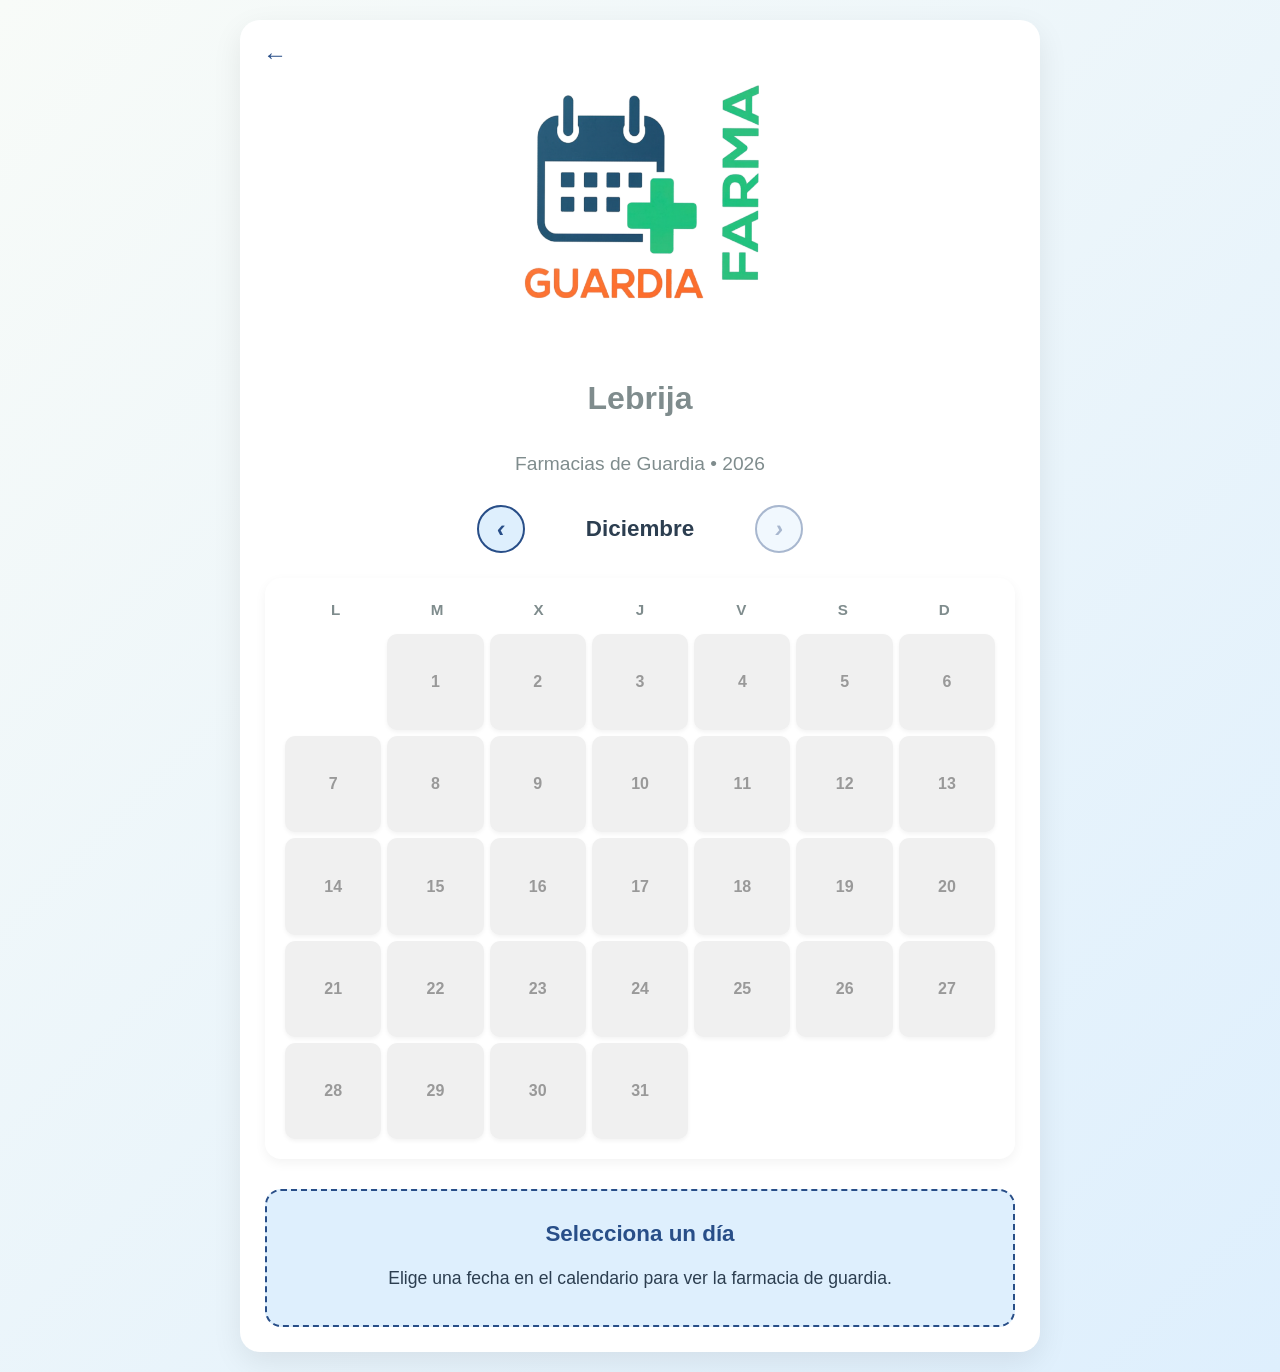
<file: andalucia/sevilla/lebrija.html>
<!DOCTYPE html>
<html lang="es">
<head>
    <meta charset="UTF-8">
    <meta name="viewport" content="width=device-width, initial-scale=1.0">
    <title>GUARDIA FARMA - Farmacias de Guardia</title>

    <!-- Metaetiquetas para iOS -->
    <meta name="apple-mobile-web-app-capable" content="yes">
    <meta name="apple-mobile-web-app-title" content="GUARDIA FARMA">
    <meta name="apple-mobile-web-app-status-bar-style" content="default">

    <!-- Iconos -->
    <link rel="apple-touch-icon" href="logo-512.png">
    <link rel="icon" type="image/png" sizes="192x192" href="logo.png">
    <link rel="icon" type="image/png" sizes="32x32" href="logo.png">

    <!-- Estilos -->
    <link rel="stylesheet" href="style.css">
</head>
<body>
    <div class="container">
        <header>
            <!-- Botón de retroceso (dos niveles atrás) -->
            <a href="../../index.html" class="back-btn" aria-label="Volver al menú principal">
                ←
            </a>

            <div class="logo-container">
                <img src="logo.png" alt="GUARDIA FARMA Logo" class="app-logo">
            </div>
            <h1>Lebrija</h1>
            <h2>Farmacias de Guardia • <span id="display-year">2026</span></h2>
            
        </header>

        <div class="calendar-controls">
            <button id="prev-month" class="nav-btn">
                <i class="arrow">‹</i>
            </button>
            <h3 id="current-month-title">Cargando...</h3>
            <button id="next-month" class="nav-btn">
                <i class="arrow">›</i>
            </button>
        </div>

        <div id="calendar-container">
            <!-- Calendario -->
        </div>

        <div id="pharmacy-info">
            <h3>Selecciona un día</h3>
            <p>Elige una fecha en el calendario para ver la farmacia de guardia.</p>
        </div>
    </div>
  
    <script src="lebrija.js"></script>
</body>
</html>
</file>
<file: andalucia/cadiz/style.css>
* {
    margin: 0;
    padding: 0;
    box-sizing: border-box;
}

body {
    font-family: 'Segoe UI', Tahoma, Geneva, Verdana, sans-serif;
    background: linear-gradient(135deg, #f8fbf8 0%, #deeffd 100%);
    color: #2c3e50;
    line-height: 1.6;
    padding: 20px;
}

.container {
    max-width: 800px;
    margin: 0 auto;
    background: white;
    border-radius: 20px;
    box-shadow: 0 10px 30px rgba(0, 0, 0, 0.08);
    overflow: hidden;
    padding: 25px;
    position: relative;
}

/* Botón de ajustes */
.settings-btn {
    position: absolute;
    top: 15px;
    right: 15px;
    background: none;
    border: none;
    font-size: 24px;
    cursor: pointer;
    width: 40px;
    height: 40px;
    border-radius: 50%;
    display: flex;
    align-items: center;
    justify-content: center;
    color: #284e88;
    transition: background 0.2s;
    z-index: 10;
}

/* Botón de retroceso */
.back-btn {
    position: absolute;
    top: 15px;
    left: 15px;
    background: none;
    border: none;
    font-size: 24px;
    color: #284e88;
    text-decoration: none;
    width: 40px;
    height: 40px;
    border-radius: 50%;
    display: flex;
    align-items: center;
    justify-content: center;
    transition: background 0.2s;
    z-index: 10;
}

.back-btn:hover {
    background: rgba(40, 78, 136, 0.1);
    color: #284e88;
    text-decoration: none;
}

.settings-btn:hover {
    background: rgba(40, 78, 136, 0.1);
}

header h1 {
    text-align: center;
    color: #7f8c8d;
    font-weight: 700;
    margin-bottom: 25px;
    font-size: 2em;
    margin-top: 20px;
}

header h2 {
    text-align: center;
    color: #7f8c8d;
    font-weight: 400;
    margin-bottom: 25px;
    font-size: 1.2em;
    margin-top: 20px;
}

.logo-container {
    text-align: center;
    margin-bottom: 12px;
}

/* Logo más grande en todas las páginas */
.app-logo {
    height: 280px; /* Aumentado de 192px a 280px */
    width: auto;
    display: inline-block;
    margin-bottom: 20px;
}

/* En móviles pequeños, un poco más pequeño */
@media (max-width: 600px) {
    .app-logo {
        height: 220px; /* Ajustado para móviles */
    }
}


.calendar-controls {
    display: flex;
    align-items: center;
    justify-content: center;
    margin-bottom: 25px;
    gap: 15px;
}

.nav-btn .arrow {
    font-size: 24px;
    font-weight: bold;
    line-height: 1;
}

.day.no-data {
    background-color: #f0f0f0;
    color: #999;
    cursor: not-allowed;
}

.nav-btn {
    width: 48px;
    height: 48px;
    border-radius: 50%;
    background: #deeffd;
    border: 2px solid #284e88;
    color: #284e88;
    font-size: 18px;
    cursor: pointer;
    display: flex;
    align-items: center;
    justify-content: center;
    transition: all 0.3s ease;
}

#pharmacy-info a {
    color: #27ae60;
    text-decoration: none;
    font-weight: 600;
    border-bottom: 1px dashed #27ae60;
}

#pharmacy-info a:hover {
    color: #219653;
    border-bottom-style: solid;
}

.nav-btn:hover {
    background: #284e88;
    color: white;
    transform: scale(1.1);
}

.nav-btn:disabled {
    opacity: 0.4;
    cursor: not-allowed;
    transform: none;
}

#current-month-title {
    font-size: 1.4em;
    font-weight: 600;
    color: #2c3e50;
    min-width: 200px;
    text-align: center;
}

#calendar-container {
    margin-bottom: 30px;
}

.month-calendar {
    background: white;
    border-radius: 16px;
    box-shadow: 0 4px 12px rgba(0, 0, 0, 0.05);
    padding: 20px;
}

.weekdays {
    display: grid;
    grid-template-columns: repeat(7, 1fr);
    text-align: center;
    font-weight: 700;
    margin-bottom: 12px;
    color: #7f8c8d;
    font-size: 0.95em;
}

.days {
    display: grid;
    grid-template-columns: repeat(7, 1fr);
    gap: 6px;
}

.day {
    aspect-ratio: 1/1;
    display: flex;
    align-items: center;
    justify-content: center;
    border-radius: 10px;
    cursor: pointer;
    font-weight: 600;
    font-size: 1em;
    transition: all 0.2s ease;
    box-shadow: 0 2px 4px rgba(0,0,0,0.05);
}

.day:hover {
    transform: translateY(-3px);
    box-shadow: 0 4px 8px rgba(0,0,0,0.1);
    z-index: 2;
    position: relative;
}

.day.empty {
    background: transparent;
    cursor: default;
    box-shadow: none;
}

.day.selected {
    border: 3px solid #2c3e50;
    transform: scale(1.05);
}

/* Día actual */
.day.today {
    position: relative;
    box-shadow: 0 0 0 2px #284e88 inset;
    font-weight: bold;
    background-color: rgba(40, 78, 136, 0.1) !important;
}

/* Colores de farmacias */
.day.yellow  { background-color: #fff9c4; color: #5d4037; }
.day.blue    { background-color: #bbdefb; color: #0d47a1; }
.day.gray    { background-color: #e0e0e0; color: #424242; }
.day.red     { background-color: #ffcdd2; color: #b71c1c; }
.day.orange  { background-color: #ffe0b2; color: #e65100; }
.day.green   { background-color: #c8e6c9; color: #1b5e20; }
.day.purple  { background-color: #e1bee7; color: #4a148c; }
.day.pink    { background-color: #f8bbd0; color: #880e4f; }
.day.brown   { background-color: #d7ccc8; color: #3e2723; }

#pharmacy-info {
    background: #deeffd;
    border-radius: 16px;
    padding: 25px;
    text-align: center;
    border: 2px dashed #284e88;
}

#pharmacy-info h3 {
    color: #284e88;
    margin-bottom: 12px;
    font-size: 1.4em;
}

#pharmacy-info p {
    margin: 8px 0;
    font-size: 1.1em;
    color: #2c3e50;
}

#pharmacy-info strong {
    color: #2c3e50;
}

/* Modal de ajustes */
.modal-overlay {
    position: fixed;
    top: 0;
    left: 0;
    width: 100%;
    height: 100%;
    background: rgba(0, 0, 0, 0.5);
    z-index: 999;
}

.modal {
    position: fixed;
    top: 0;
    left: 0;
    width: 100%;
    height: 100%;
    display: flex;
    align-items: center;
    justify-content: center;
    z-index: 1000;
}

.modal-content {
    background: white;
    padding: 25px;
    border-radius: 16px;
    width: 90%;
    max-width: 400px;
    text-align: center;
    box-shadow: 0 10px 30px rgba(0, 0, 0, 0.2);
    position: relative;
    z-index: 1001;
}

.modal-btn {
    display: block;
    width: 100%;
    padding: 14px;
    margin: 10px 0;
    border: none;
    border-radius: 10px;
    background: #deeffd;
    color: #284e88;
    font-weight: 600;
    cursor: pointer;
    text-align: left;
    transition: background 0.2s;
}

.modal-btn:hover {
    background: #c5e1f7;
}

.close-btn {
    background: #f8f9fa;
    color: #6c757d;
}

.close-btn:hover {
    background: #e9ecef;
}

.modal-info {
    text-align: center;
    margin: 15px 0;
    color: #666;
    font-size: 14px;
    line-height: 1.6;
}

.modal-info p {
    margin: 6px 0;
}

/* Botón de retroceso */
.back-btn {
    position: absolute;
    top: 15px;
    left: 15px;
    background: none;
    border: none;
    font-size: 24px;
    color: #284e88;
    text-decoration: none;
    width: 40px;
    height: 40px;
    border-radius: 50%;
    display: flex;
    align-items: center;
    justify-content: center;
    transition: background 0.2s;
    z-index: 10;
}

.back-btn:hover {
    background: rgba(40, 78, 136, 0.1);
    color: #284e88;
    text-decoration: none;
}

.modal-info .info-strong {
    font-weight: bold;
    font-size: 15px; /* un poco más grande que el texto base */
    color: #333;     /* opcional: más oscuro para resaltar */
}

.hidden {
    display: none !important;
}

/* Responsive */
@media (max-width: 600px) {
    .container {
        padding: 15px;
        border-radius: 12px;
    }

    .settings-btn {
        top: 10px;
        right: 10px;
        width: 36px;
        height: 36px;
        font-size: 20px;
    }

    header h2 {
        font-size: 1em;
        margin-top: 15px;
    }

    .nav-btn {
        width: 40px;
        height: 40px;
        font-size: 16px;
    }

    .day {
        font-size: 0.85em;
    }
}
</file>
<file: andalucia/sevilla/style.css>
* {
    margin: 0;
    padding: 0;
    box-sizing: border-box;
}

body {
    font-family: 'Segoe UI', Tahoma, Geneva, Verdana, sans-serif;
    background: linear-gradient(135deg, #f8fbf8 0%, #deeffd 100%);
    color: #2c3e50;
    line-height: 1.6;
    padding: 20px;
}

.container {
    max-width: 800px;
    margin: 0 auto;
    background: white;
    border-radius: 20px;
    box-shadow: 0 10px 30px rgba(0, 0, 0, 0.08);
    overflow: hidden;
    padding: 25px;
    position: relative;
}

/* Botón de ajustes */
.settings-btn {
    position: absolute;
    top: 15px;
    right: 15px;
    background: none;
    border: none;
    font-size: 24px;
    cursor: pointer;
    width: 40px;
    height: 40px;
    border-radius: 50%;
    display: flex;
    align-items: center;
    justify-content: center;
    color: #284e88;
    transition: background 0.2s;
    z-index: 10;
}

/* Botón de retroceso */
.back-btn {
    position: absolute;
    top: 15px;
    left: 15px;
    background: none;
    border: none;
    font-size: 24px;
    color: #284e88;
    text-decoration: none;
    width: 40px;
    height: 40px;
    border-radius: 50%;
    display: flex;
    align-items: center;
    justify-content: center;
    transition: background 0.2s;
    z-index: 10;
}

.back-btn:hover {
    background: rgba(40, 78, 136, 0.1);
    color: #284e88;
    text-decoration: none;
}

.settings-btn:hover {
    background: rgba(40, 78, 136, 0.1);
}

header h1 {
    text-align: center;
    color: #7f8c8d;
    font-weight: 700;
    margin-bottom: 25px;
    font-size: 2em;
    margin-top: 20px;
}

header h2 {
    text-align: center;
    color: #7f8c8d;
    font-weight: 400;
    margin-bottom: 25px;
    font-size: 1.2em;
    margin-top: 20px;
}

.logo-container {
    text-align: center;
    margin-bottom: 12px;
}

/* Logo más grande en todas las páginas */
.app-logo {
    height: 280px; /* Aumentado de 192px a 280px */
    width: auto;
    display: inline-block;
    margin-bottom: 20px;
}

/* En móviles pequeños, un poco más pequeño */
@media (max-width: 600px) {
    .app-logo {
        height: 220px; /* Ajustado para móviles */
    }
}

.calendar-controls {
    display: flex;
    align-items: center;
    justify-content: center;
    margin-bottom: 25px;
    gap: 15px;
}

.nav-btn .arrow {
    font-size: 24px;
    font-weight: bold;
    line-height: 1;
}

.day.no-data {
    background-color: #f0f0f0;
    color: #999;
    cursor: not-allowed;
}

.nav-btn {
    width: 48px;
    height: 48px;
    border-radius: 50%;
    background: #deeffd;
    border: 2px solid #284e88;
    color: #284e88;
    font-size: 18px;
    cursor: pointer;
    display: flex;
    align-items: center;
    justify-content: center;
    transition: all 0.3s ease;
}

#pharmacy-info a {
    color: #27ae60;
    text-decoration: none;
    font-weight: 600;
    border-bottom: 1px dashed #27ae60;
}

#pharmacy-info a:hover {
    color: #219653;
    border-bottom-style: solid;
}

.nav-btn:hover {
    background: #284e88;
    color: white;
    transform: scale(1.1);
}

.nav-btn:disabled {
    opacity: 0.4;
    cursor: not-allowed;
    transform: none;
}

#current-month-title {
    font-size: 1.4em;
    font-weight: 600;
    color: #2c3e50;
    min-width: 200px;
    text-align: center;
}

#calendar-container {
    margin-bottom: 30px;
}

.month-calendar {
    background: white;
    border-radius: 16px;
    box-shadow: 0 4px 12px rgba(0, 0, 0, 0.05);
    padding: 20px;
}

.weekdays {
    display: grid;
    grid-template-columns: repeat(7, 1fr);
    text-align: center;
    font-weight: 700;
    margin-bottom: 12px;
    color: #7f8c8d;
    font-size: 0.95em;
}

.days {
    display: grid;
    grid-template-columns: repeat(7, 1fr);
    gap: 6px;
}

.day {
    aspect-ratio: 1/1;
    display: flex;
    align-items: center;
    justify-content: center;
    border-radius: 10px;
    cursor: pointer;
    font-weight: 600;
    font-size: 1em;
    transition: all 0.2s ease;
    box-shadow: 0 2px 4px rgba(0,0,0,0.05);
}

.day:hover {
    transform: translateY(-3px);
    box-shadow: 0 4px 8px rgba(0,0,0,0.1);
    z-index: 2;
    position: relative;
}

.day.empty {
    background: transparent;
    cursor: default;
    box-shadow: none;
}

.day.selected {
    border: 3px solid #2c3e50;
    transform: scale(1.05);
}

/* Día actual */
.day.today {
    position: relative;
    box-shadow: 0 0 0 2px #284e88 inset;
    font-weight: bold;
    background-color: rgba(40, 78, 136, 0.1) !important;
}

/* Colores de farmacias */
.day.yellow  { background-color: #fff9c4; color: #5d4037; }
.day.blue    { background-color: #bbdefb; color: #0d47a1; }
.day.gray    { background-color: #e0e0e0; color: #424242; }
.day.red     { background-color: #ffcdd2; color: #b71c1c; }
.day.orange  { background-color: #ffe0b2; color: #e65100; }
.day.green   { background-color: #c8e6c9; color: #1b5e20; }
.day.purple  { background-color: #e1bee7; color: #4a148c; }
.day.pink    { background-color: #f8bbd0; color: #880e4f; }
.day.brown   { background-color: #d7ccc8; color: #3e2723; }

#pharmacy-info {
    background: #deeffd;
    border-radius: 16px;
    padding: 25px;
    text-align: center;
    border: 2px dashed #284e88;
}

#pharmacy-info h3 {
    color: #284e88;
    margin-bottom: 12px;
    font-size: 1.4em;
}

#pharmacy-info p {
    margin: 8px 0;
    font-size: 1.1em;
    color: #2c3e50;
}

#pharmacy-info strong {
    color: #2c3e50;
}

/* Modal de ajustes */
.modal-overlay {
    position: fixed;
    top: 0;
    left: 0;
    width: 100%;
    height: 100%;
    background: rgba(0, 0, 0, 0.5);
    z-index: 999;
}

.modal {
    position: fixed;
    top: 0;
    left: 0;
    width: 100%;
    height: 100%;
    display: flex;
    align-items: center;
    justify-content: center;
    z-index: 1000;
}

.modal-content {
    background: white;
    padding: 25px;
    border-radius: 16px;
    width: 90%;
    max-width: 400px;
    text-align: center;
    box-shadow: 0 10px 30px rgba(0, 0, 0, 0.2);
    position: relative;
    z-index: 1001;
}

.modal-btn {
    display: block;
    width: 100%;
    padding: 14px;
    margin: 10px 0;
    border: none;
    border-radius: 10px;
    background: #deeffd;
    color: #284e88;
    font-weight: 600;
    cursor: pointer;
    text-align: left;
    transition: background 0.2s;
}

.modal-btn:hover {
    background: #c5e1f7;
}

.close-btn {
    background: #f8f9fa;
    color: #6c757d;
}

.close-btn:hover {
    background: #e9ecef;
}

.modal-info {
    text-align: center;
    margin: 15px 0;
    color: #666;
    font-size: 14px;
    line-height: 1.6;
}

.modal-info p {
    margin: 6px 0;
}

/* Botón de retroceso */
.back-btn {
    position: absolute;
    top: 15px;
    left: 15px;
    background: none;
    border: none;
    font-size: 24px;
    color: #284e88;
    text-decoration: none;
    width: 40px;
    height: 40px;
    border-radius: 50%;
    display: flex;
    align-items: center;
    justify-content: center;
    transition: background 0.2s;
    z-index: 10;
}

.back-btn:hover {
    background: rgba(40, 78, 136, 0.1);
    color: #284e88;
    text-decoration: none;
}

.modal-info .info-strong {
    font-weight: bold;
    font-size: 15px; /* un poco más grande que el texto base */
    color: #333;     /* opcional: más oscuro para resaltar */
}

.hidden {
    display: none !important;
}

/* Responsive */
@media (max-width: 600px) {
    .container {
        padding: 15px;
        border-radius: 12px;
    }

    .settings-btn {
        top: 10px;
        right: 10px;
        width: 36px;
        height: 36px;
        font-size: 20px;
    }

    header h2 {
        font-size: 1em;
        margin-top: 15px;
    }

    .nav-btn {
        width: 40px;
        height: 40px;
        font-size: 16px;
    }

    .day {
        font-size: 0.85em;
    }
}
</file>
